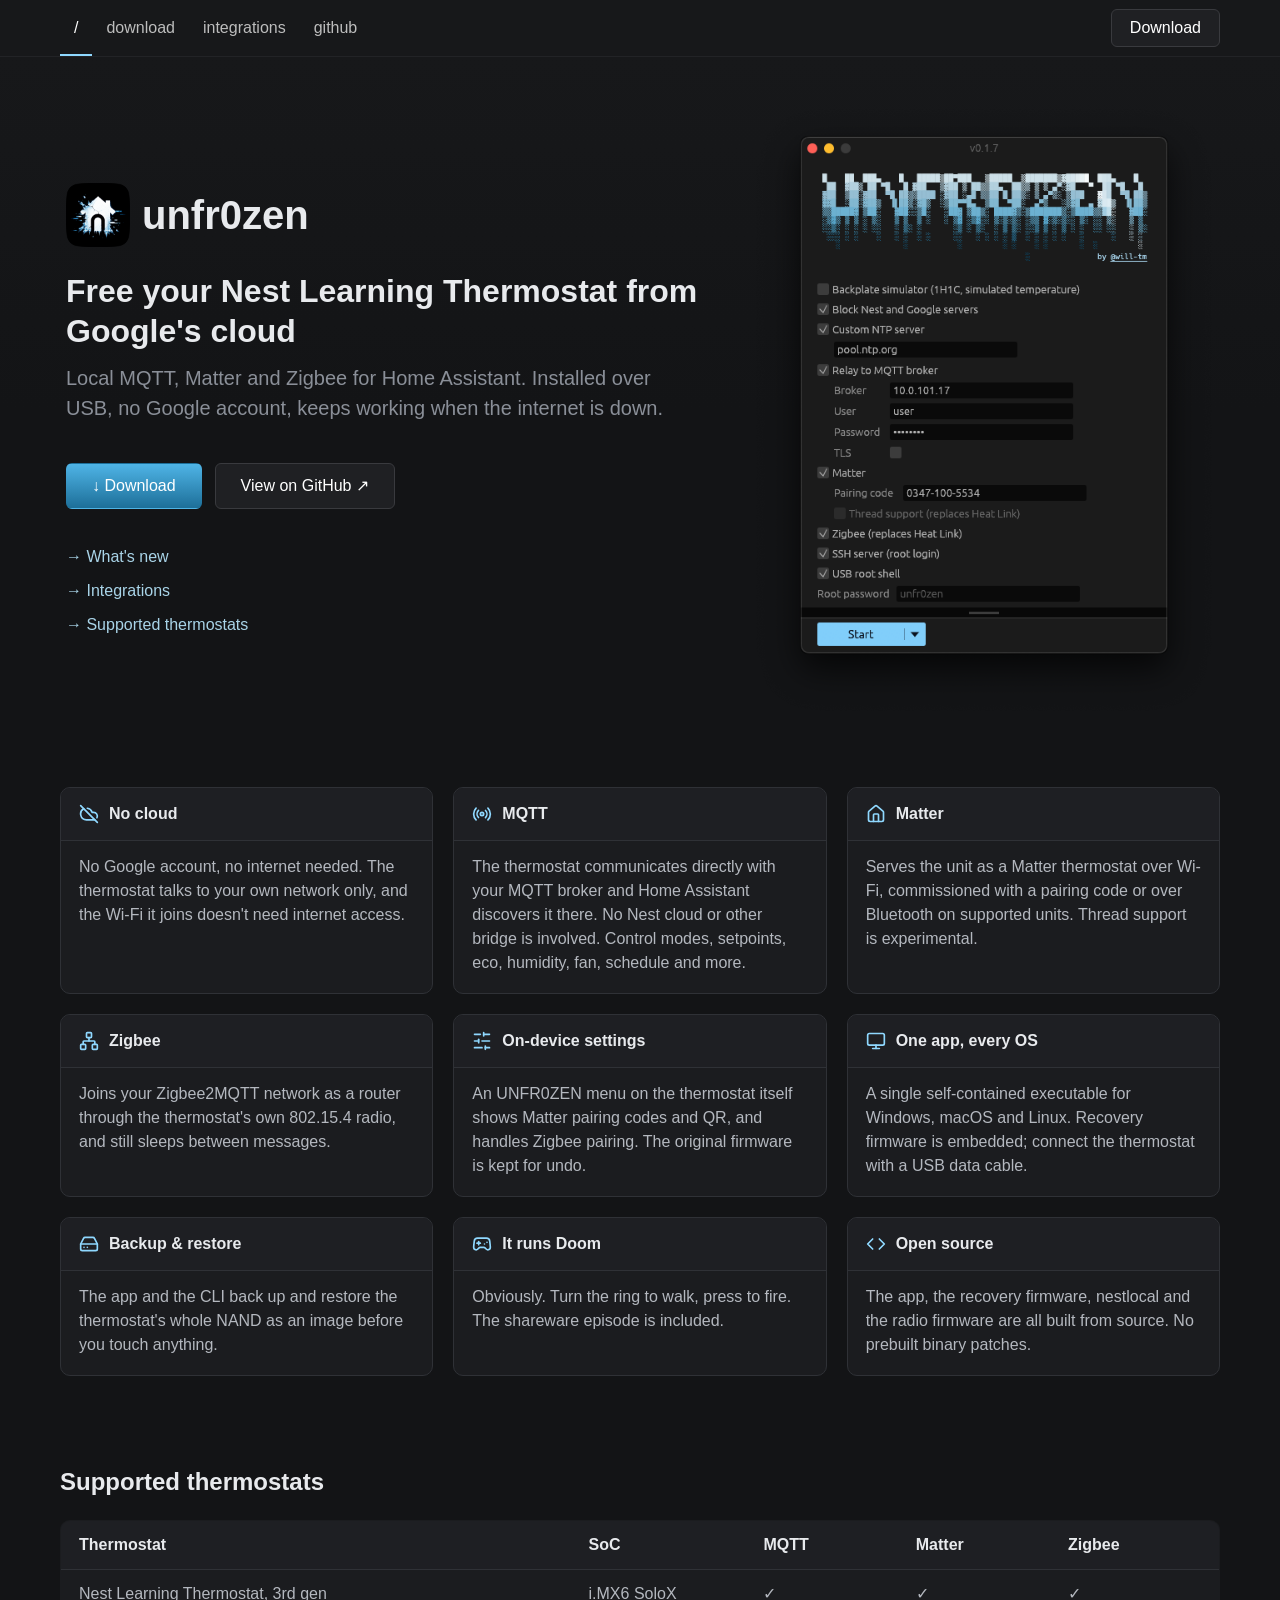
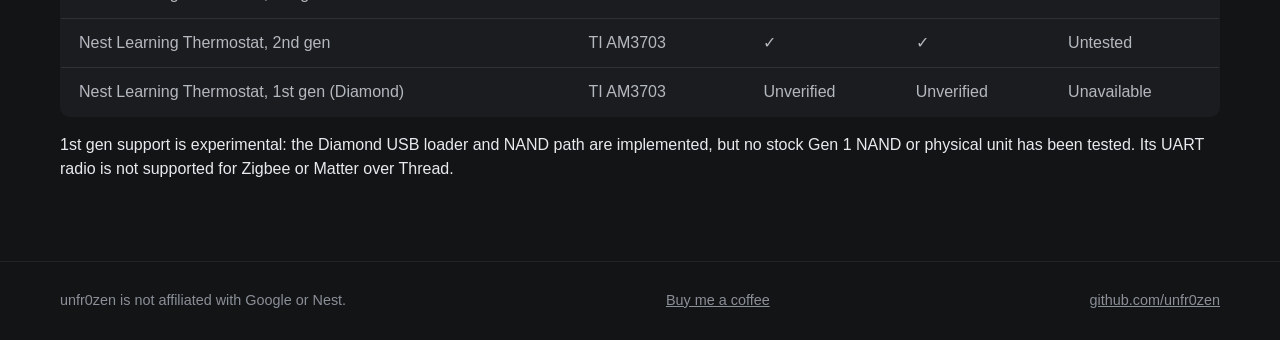
<file: index.html>
<!doctype html>
<html lang="en">
<head>
    <meta charset="utf-8">
    <meta name="viewport" content="width=device-width, initial-scale=1">
    <title>unfr0zen</title>
    <meta name="description" content="Free your Nest Learning Thermostat from Google's cloud. Local MQTT, Matter and Zigbee for Home Assistant, installed over USB.">
    <meta property="og:title" content="unfr0zen">
    <meta property="og:description" content="Free your Nest Learning Thermostat from Google's cloud.">
    <meta property="og:image" content="https://unfr0zen.com/assets/logo.png">
    <link rel="icon" href="/assets/logo.png">
    <link rel="preconnect" href="https://rsms.me">
    <link rel="stylesheet" href="https://rsms.me/inter/inter.css">
    <link rel="stylesheet" href="/style.css">
</head>
<body>
<header>
    <div class="wrap">
        <nav>
            <a href="/" class="active">/</a>
            <a href="/download/">download</a>
            <a href="/integrations/">integrations</a>
            <a href="https://github.com/unfr0zen" target="_blank" rel="noopener">github</a>
        </nav>
        <a href="/download/" class="btn btn-dark btn-small">Download</a>
    </div>
</header>

<main>
    <div class="hero">
        <div class="wrap">
            <div class="hero-text">
                <div class="hero-title">
                    <img src="/assets/logo.png" alt="">
                    <h1>unfr0zen</h1>
                </div>
                <h2>Free your Nest Learning Thermostat from Google's cloud</h2>
                <p>Local MQTT, Matter and Zigbee for Home Assistant. Installed over USB, no Google account, keeps working when the internet is down.</p>
                <div class="buttons">
                    <a href="/download/" class="btn btn-ice">↓ Download</a>
                    <a href="https://github.com/unfr0zen" class="btn btn-dark" target="_blank" rel="noopener">View on GitHub ↗</a>
                </div>
                <div class="quicklinks">
                    <a class="link" href="https://github.com/unfr0zen/unfr0zen/releases" target="_blank" rel="noopener">→ What's new</a>
                    <a class="link" href="/integrations/">→ Integrations</a>
                    <a class="link" href="#devices">→ Supported thermostats</a>
                </div>
            </div>
            <img class="screenshot" src="/assets/app.png" width="552" height="732" alt="The unfr0zen app on macOS">
        </div>
    </div>

    <section>
        <div class="wrap">
            <div class="grid">
                <div class="card">
                    <h3><svg viewBox="0 0 24 24" aria-hidden="true"><path d="m2 2 20 20"/><path d="M5.782 5.782A7 7 0 0 0 9 19h8.5a4.5 4.5 0 0 0 1.307-.193"/><path d="M21.532 16.5A4.5 4.5 0 0 0 17.5 10h-1.79A7.008 7.008 0 0 0 10 5.07"/></svg>No cloud</h3>
                    <p>No Google account, no internet needed. The thermostat talks to your own network only, and the Wi-Fi it joins doesn't need internet access.</p>
                </div>
                <div class="card">
                    <h3><svg viewBox="0 0 24 24" aria-hidden="true"><path d="M4.9 19.1C1 15.2 1 8.8 4.9 4.9"/><path d="M7.8 16.2c-2.3-2.3-2.3-6.1 0-8.5"/><circle cx="12" cy="12" r="2"/><path d="M16.2 7.8c2.3 2.3 2.3 6.1 0 8.5"/><path d="M19.1 4.9C23 8.8 23 15.1 19.1 19"/></svg>MQTT</h3>
                    <p>The thermostat communicates directly with your MQTT broker and Home Assistant discovers it there. No Nest cloud or other bridge is involved. Control modes, setpoints, eco, humidity, fan, schedule and more.</p>
                </div>
                <div class="card">
                    <h3><svg viewBox="0 0 24 24" aria-hidden="true"><path d="M15 21v-8a1 1 0 0 0-1-1h-4a1 1 0 0 0-1 1v8"/><path d="M3 10a2 2 0 0 1 .709-1.528l7-5.999a2 2 0 0 1 2.582 0l7 5.999A2 2 0 0 1 21 10v9a2 2 0 0 1-2 2H5a2 2 0 0 1-2-2z"/></svg>Matter</h3>
                    <p>Serves the unit as a Matter thermostat over Wi-Fi, commissioned with a pairing code or over Bluetooth on supported units. Thread support is experimental.</p>
                </div>
                <div class="card">
                    <h3><svg viewBox="0 0 24 24" aria-hidden="true"><rect x="16" y="16" width="6" height="6" rx="1"/><rect x="2" y="16" width="6" height="6" rx="1"/><rect x="9" y="2" width="6" height="6" rx="1"/><path d="M5 16v-3a1 1 0 0 1 1-1h12a1 1 0 0 1 1 1v3"/><path d="M12 12V8"/></svg>Zigbee</h3>
                    <p>Joins your Zigbee2MQTT network as a router through the thermostat's own 802.15.4 radio, and still sleeps between messages.</p>
                </div>
                <div class="card">
                    <h3><svg viewBox="0 0 24 24" aria-hidden="true"><line x1="21" x2="14" y1="4" y2="4"/><line x1="10" x2="3" y1="4" y2="4"/><line x1="21" x2="12" y1="12" y2="12"/><line x1="8" x2="3" y1="12" y2="12"/><line x1="21" x2="16" y1="20" y2="20"/><line x1="12" x2="3" y1="20" y2="20"/><line x1="14" x2="14" y1="2" y2="6"/><line x1="8" x2="8" y1="10" y2="14"/><line x1="16" x2="16" y1="18" y2="22"/></svg>On-device settings</h3>
                    <p>An UNFR0ZEN menu on the thermostat itself shows Matter pairing codes and QR, and handles Zigbee pairing. The original firmware is kept for undo.</p>
                </div>
                <div class="card">
                    <h3><svg viewBox="0 0 24 24" aria-hidden="true"><rect width="20" height="14" x="2" y="3" rx="2"/><line x1="8" x2="16" y1="21" y2="21"/><line x1="12" x2="12" y1="17" y2="21"/></svg>One app, every OS</h3>
                    <p>A single self-contained executable for Windows, macOS and Linux. Recovery firmware is embedded; connect the thermostat with a USB data cable.</p>
                </div>
                <div class="card">
                    <h3><svg viewBox="0 0 24 24" aria-hidden="true"><line x1="22" x2="2" y1="12" y2="12"/><path d="M5.45 5.11 2 12v6a2 2 0 0 0 2 2h16a2 2 0 0 0 2-2v-6l-3.45-6.89A2 2 0 0 0 16.76 4H7.24a2 2 0 0 0-1.79 1.11z"/><line x1="6" x2="6.01" y1="16" y2="16"/><line x1="10" x2="10.01" y1="16" y2="16"/></svg>Backup &amp; restore</h3>
                    <p>The app and the CLI back up and restore the thermostat's whole NAND as an image before you touch anything.</p>
                </div>
                <div class="card">
                    <h3><svg viewBox="0 0 24 24" aria-hidden="true"><line x1="6" x2="10" y1="11" y2="11"/><line x1="8" x2="8" y1="9" y2="13"/><line x1="15" x2="15.01" y1="12" y2="12"/><line x1="18" x2="18.01" y1="10" y2="10"/><path d="M17.32 5H6.68a4 4 0 0 0-3.978 3.59c-.006.052-.01.101-.017.152C2.604 9.416 2 14.456 2 16a3 3 0 0 0 3 3c1 0 1.5-.5 2-1l1.414-1.414A2 2 0 0 1 9.828 16h4.344a2 2 0 0 1 1.414.586L17 18c.5.5 1 1 2 1a3 3 0 0 0 3-3c0-1.545-.604-6.584-.685-7.258-.007-.05-.011-.1-.017-.151A4 4 0 0 0 17.32 5z"/></svg>It runs Doom</h3>
                    <p>Obviously. Turn the ring to walk, press to fire. The shareware episode is included.</p>
                </div>
                <div class="card">
                    <h3><svg viewBox="0 0 24 24" aria-hidden="true"><polyline points="16 18 22 12 16 6"/><polyline points="8 6 2 12 8 18"/></svg>Open source</h3>
                    <p>The app, the recovery firmware, nestlocal and the radio firmware are all built from source. No prebuilt binary patches.</p>
                </div>
            </div>
        </div>
    </section>

    <section id="devices">
        <div class="wrap">
            <h2>Supported thermostats</h2>
            <div class="table-scroll">
                <table>
                    <thead>
                        <tr><th>Thermostat</th><th>SoC</th><th>MQTT</th><th>Matter</th><th>Zigbee</th></tr>
                    </thead>
                    <tbody>
                        <tr><td>Nest Learning Thermostat, 3rd gen</td><td>i.MX6 SoloX</td><td>✓</td><td>✓</td><td>✓</td></tr>
                        <tr><td>Nest Learning Thermostat, 2nd gen</td><td>TI AM3703</td><td>✓</td><td>✓</td><td>Untested</td></tr>
                        <tr><td>Nest Learning Thermostat, 1st gen (Diamond)</td><td>TI AM3703</td><td>Unverified</td><td>Unverified</td><td>Unavailable</td></tr>
                    </tbody>
                </table>
            </div>
            <p>1st gen support is experimental: the Diamond USB loader and NAND path are implemented, but no stock Gen 1 NAND or physical unit has been tested. Its UART radio is not supported for Zigbee or Matter over Thread.</p>
        </div>
    </section>
</main>

<footer>
    <div class="wrap">
        <span>unfr0zen is not affiliated with Google or Nest.</span>
        <a href="https://ko-fi.com/willtm" target="_blank" rel="noopener">Buy me a coffee</a>
        <a href="https://github.com/unfr0zen" target="_blank" rel="noopener">github.com/unfr0zen</a>
    </div>
</footer>
</body>
</html>
</file>
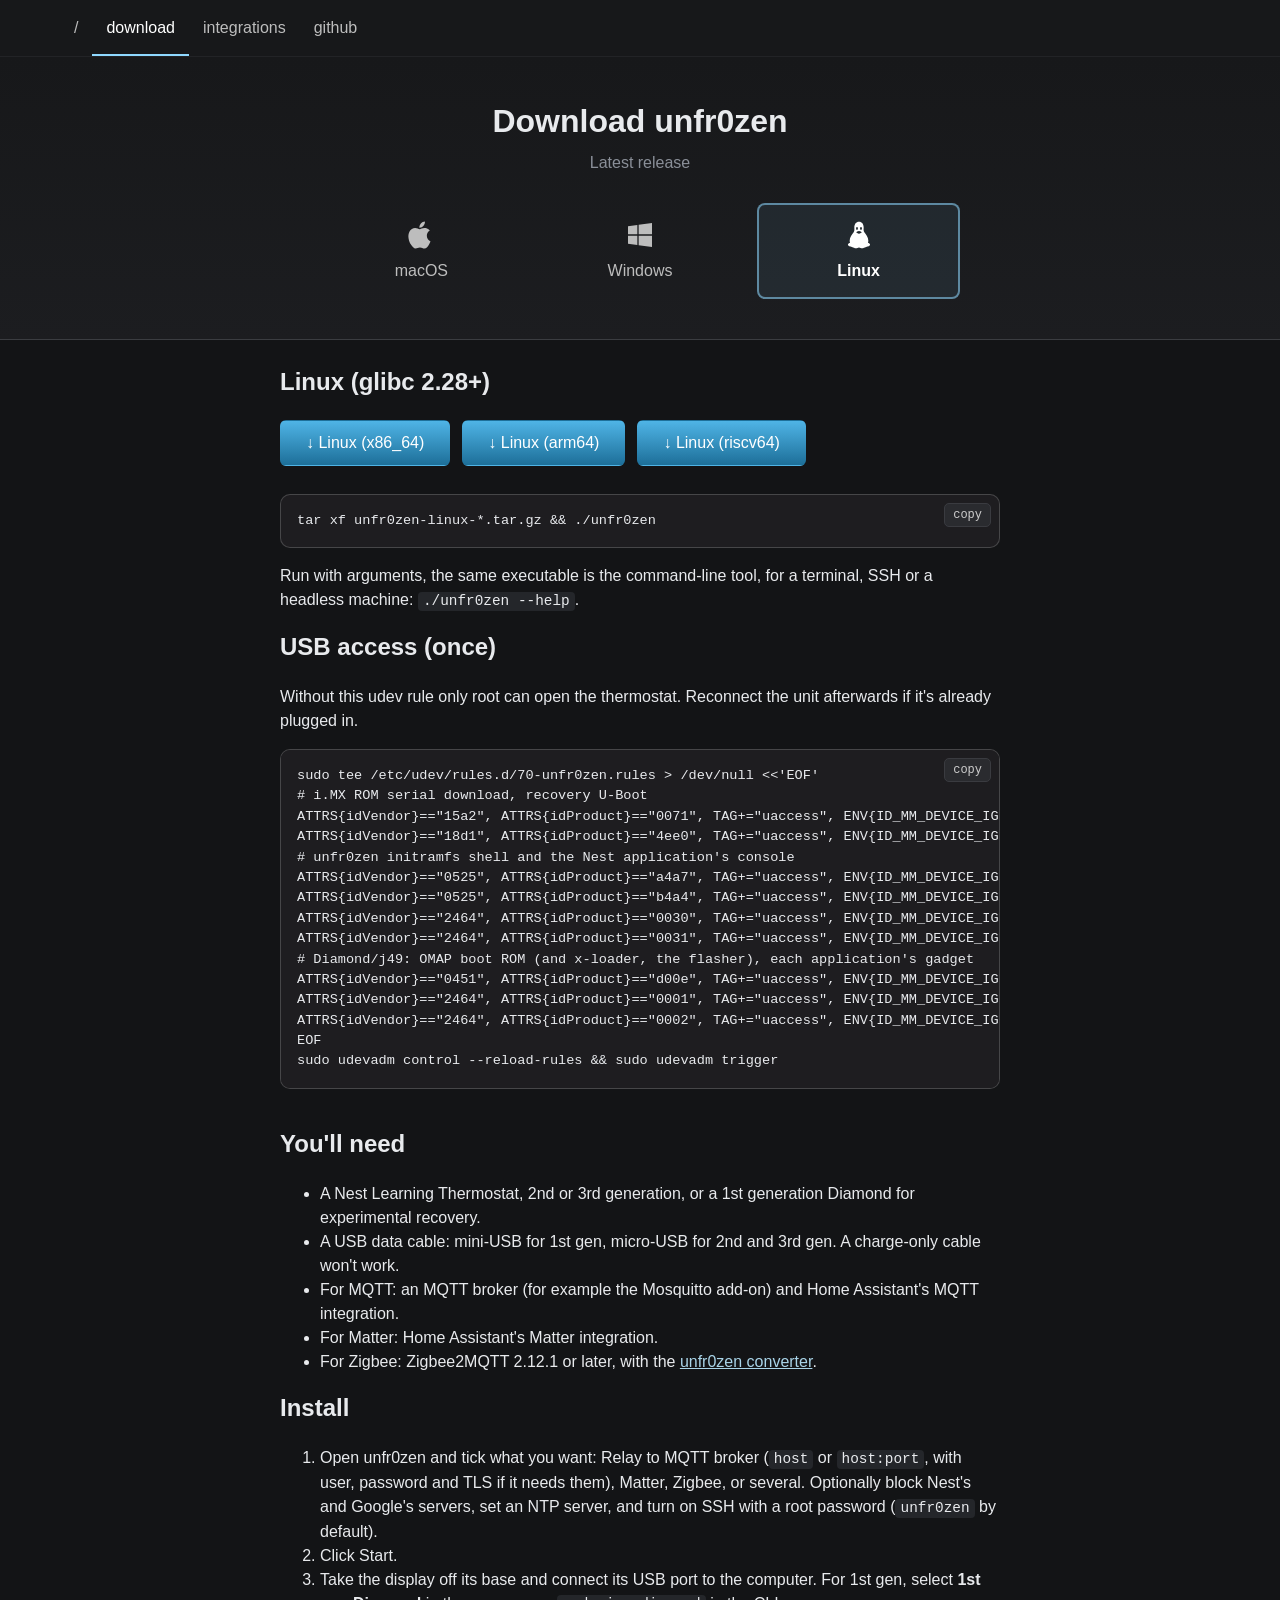
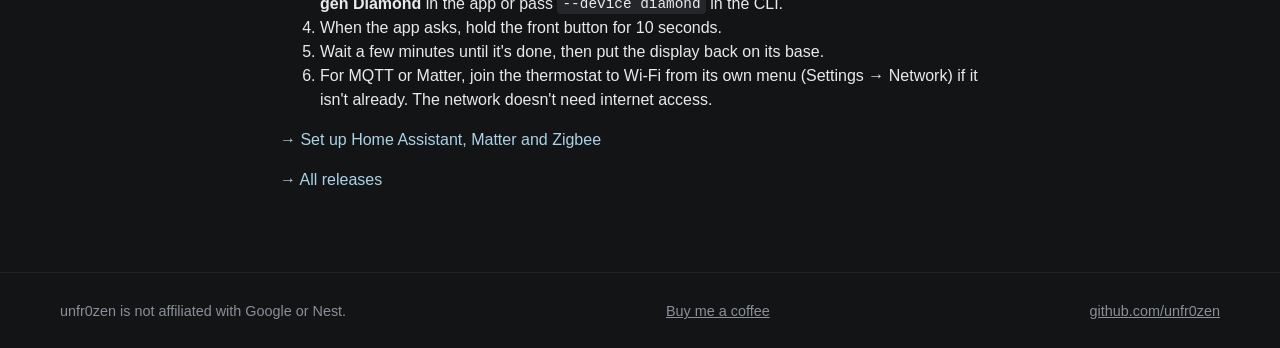
<file: download/index.html>
<!doctype html>
<html lang="en">
<head>
    <meta charset="utf-8">
    <meta name="viewport" content="width=device-width, initial-scale=1">
    <title>Download · unfr0zen</title>
    <meta name="description" content="Download unfr0zen for Windows, macOS and Linux.">
    <link rel="icon" href="/assets/logo.png">
    <link rel="preconnect" href="https://rsms.me">
    <link rel="stylesheet" href="https://rsms.me/inter/inter.css">
    <link rel="stylesheet" href="/style.css">
</head>
<body>
<header>
    <div class="wrap">
        <nav>
            <a href="/">/</a>
            <a href="/download/" class="active">download</a>
            <a href="/integrations/">integrations</a>
            <a href="https://github.com/unfr0zen" target="_blank" rel="noopener">github</a>
        </nav>
    </div>
</header>

<main>
    <div class="os-picker">
        <div class="wrap">
            <h1>Download unfr0zen</h1>
            <p class="version" id="version">Latest release</p>
            <div class="tabs" role="tablist">
                <button class="tab" role="tab" data-os="macos">
                    <svg viewBox="0 0 24 24"><path d="M16.4 12.6c0-2.6 2.1-3.8 2.2-3.9-1.2-1.8-3.1-2-3.7-2-1.6-.2-3.1.9-3.9.9-.8 0-2-.9-3.4-.9-1.7 0-3.3 1-4.2 2.6-1.8 3.1-.5 7.7 1.3 10.2.9 1.2 1.9 2.6 3.2 2.6 1.3-.1 1.8-.8 3.3-.8 1.6 0 2 .8 3.4.8 1.4 0 2.3-1.3 3.1-2.5 1-1.4 1.4-2.8 1.4-2.9-.1 0-2.7-1-2.7-4.1zM13.9 5c.7-.9 1.2-2 1-3.2-1 0-2.3.7-3 1.6-.7.8-1.2 2-1.1 3.1 1.2.1 2.3-.6 3.1-1.5z"/></svg>
                    macOS
                </button>
                <button class="tab" role="tab" data-os="windows">
                    <svg viewBox="0 0 24 24"><path d="M3 5.5 10 4.5v7H3zM11 4.4 21 3v8.5H11zM3 12.5h7v7l-7-1zM11 12.5h10V21l-10-1.4z"/></svg>
                    Windows
                </button>
                <button class="tab" role="tab" data-os="linux">
                    <svg viewBox="0 0 24 24"><path d="M12 2c-2.2 0-3.5 1.8-3.5 4.3 0 1.3.3 2.3-.5 3.6C6.8 11.7 5 13.6 5 16.3c0 .6.1 1.1.3 1.6-.7.3-1.6.6-1.6 1.4 0 1 1.6 1.2 3 1.7 1.2.4 2 1 3 1 .9 0 1.4-.6 2.3-.6s1.4.6 2.3.6c1 0 1.8-.6 3-1 1.4-.5 3-.7 3-1.7 0-.8-.9-1.1-1.6-1.4.2-.5.3-1 .3-1.6 0-2.7-1.8-4.6-3-6.4-.8-1.3-.5-2.3-.5-3.6C15.5 3.8 14.2 2 12 2zm-1.5 4c.4 0 .7.5.7 1.1s-.3 1.1-.7 1.1-.7-.5-.7-1.1.3-1.1.7-1.1zm3 0c.4 0 .7.5.7 1.1s-.3 1.1-.7 1.1-.7-.5-.7-1.1.3-1.1.7-1.1zM12 9c.9 0 2 .6 2 1s-1.1 1-2 1-2-.6-2-1 1.1-1 2-1z"/></svg>
                    Linux
                </button>
            </div>
        </div>
    </div>

    <section class="panel" id="panel-macos">
        <div class="wrap">
            <h2>macOS 13 or later</h2>
            <p>The universal app runs on Intel and Apple Silicon; the single-architecture ones are half the size.</p>
            <div class="files" data-files="macos-universal macos-arm64 macos-x86_64"></div>
            <ol>
                <li>Unzip and open <code>unfr0zen.app</code>.</li>
                <li>It isn't notarized, so macOS blocks the first launch. Allow it under System Settings → Privacy &amp; Security, or run:</li>
            </ol>
            <pre><code>xattr -dr com.apple.quarantine unfr0zen.app</code></pre>
            <p>The command-line tool is the app's own executable, run with arguments:</p>
            <pre><code>unfr0zen.app/Contents/MacOS/unfr0zen --help</code></pre>
        </div>
    </section>

    <section class="panel" id="panel-windows">
        <div class="wrap">
            <h2>Windows 10 or later</h2>
            <div class="files" data-files="windows-x86_64 windows-arm64"></div>
            <ol>
                <li>Unzip and run <code>unfr0zen.exe</code>.</li>
                <li>It isn't signed, so SmartScreen may warn you: More info, then Run anyway.</li>
            </ol>
            <div class="note">1st and 2nd gen thermostats: the boot ROM (<code>0451:d00e</code>) needs the WinUSB driver, bound once with <a href="https://zadig.akeo.ie" target="_blank" rel="noopener">Zadig</a>.</div>
        </div>
    </section>

    <section class="panel" id="panel-linux">
        <div class="wrap">
            <h2>Linux (glibc 2.28+)</h2>
            <div class="files" data-files="linux-x86_64 linux-arm64 linux-riscv64"></div>
            <pre><code>tar xf unfr0zen-linux-*.tar.gz && ./unfr0zen</code></pre>
            <p>Run with arguments, the same executable is the command-line tool, for a terminal, SSH or a headless machine: <code>./unfr0zen --help</code>.</p>
            <h2>USB access (once)</h2>
            <p>Without this udev rule only root can open the thermostat. Reconnect the unit afterwards if it's already plugged in.</p>
            <pre><code>sudo tee /etc/udev/rules.d/70-unfr0zen.rules > /dev/null &lt;&lt;'EOF'
# i.MX ROM serial download, recovery U-Boot
ATTRS{idVendor}=="15a2", ATTRS{idProduct}=="0071", TAG+="uaccess", ENV{ID_MM_DEVICE_IGNORE}="1"
ATTRS{idVendor}=="18d1", ATTRS{idProduct}=="4ee0", TAG+="uaccess", ENV{ID_MM_DEVICE_IGNORE}="1"
# unfr0zen initramfs shell and the Nest application's console
ATTRS{idVendor}=="0525", ATTRS{idProduct}=="a4a7", TAG+="uaccess", ENV{ID_MM_DEVICE_IGNORE}="1"
ATTRS{idVendor}=="0525", ATTRS{idProduct}=="b4a4", TAG+="uaccess", ENV{ID_MM_DEVICE_IGNORE}="1"
ATTRS{idVendor}=="2464", ATTRS{idProduct}=="0030", TAG+="uaccess", ENV{ID_MM_DEVICE_IGNORE}="1"
ATTRS{idVendor}=="2464", ATTRS{idProduct}=="0031", TAG+="uaccess", ENV{ID_MM_DEVICE_IGNORE}="1"
# Diamond/j49: OMAP boot ROM (and x-loader, the flasher), each application's gadget
ATTRS{idVendor}=="0451", ATTRS{idProduct}=="d00e", TAG+="uaccess", ENV{ID_MM_DEVICE_IGNORE}="1"
ATTRS{idVendor}=="2464", ATTRS{idProduct}=="0001", TAG+="uaccess", ENV{ID_MM_DEVICE_IGNORE}="1"
ATTRS{idVendor}=="2464", ATTRS{idProduct}=="0002", TAG+="uaccess", ENV{ID_MM_DEVICE_IGNORE}="1"
EOF
sudo udevadm control --reload-rules && sudo udevadm trigger</code></pre>
        </div>
    </section>

    <section>
        <div class="wrap" style="max-width: 760px;">
            <h2>You'll need</h2>
            <ul>
                <li>A Nest Learning Thermostat, 2nd or 3rd generation, or a 1st generation Diamond for experimental recovery.</li>
                <li>A USB data cable: mini-USB for 1st gen, micro-USB for 2nd and 3rd gen. A charge-only cable won't work.</li>
                <li>For MQTT: an MQTT broker (for example the Mosquitto add-on) and Home Assistant's MQTT integration.</li>
                <li>For Matter: Home Assistant's Matter integration.</li>
                <li>For Zigbee: Zigbee2MQTT 2.12.1 or later, with the <a href="https://github.com/unfr0zen/unfr0zen/tree/main/integrations/zigbee2mqtt" target="_blank" rel="noopener">unfr0zen converter</a>.</li>
            </ul>
            <h2>Install</h2>
            <ol>
                <li>Open unfr0zen and tick what you want: Relay to MQTT broker (<code>host</code> or <code>host:port</code>, with user, password and TLS if it needs them), Matter, Zigbee, or several. Optionally block Nest's and Google's servers, set an NTP server, and turn on SSH with a root password (<code>unfr0zen</code> by default).</li>
                <li>Click Start.</li>
                <li>Take the display off its base and connect its USB port to the computer. For 1st gen, select <b>1st gen Diamond</b> in the app or pass <code>--device diamond</code> in the CLI.</li>
                <li>When the app asks, hold the front button for 10 seconds.</li>
                <li>Wait a few minutes until it's done, then put the display back on its base.</li>
                <li>For MQTT or Matter, join the thermostat to Wi-Fi from its own menu (Settings → Network) if it isn't already. The network doesn't need internet access.</li>
            </ol>
            <p><a class="link" href="/integrations/">→ Set up Home Assistant, Matter and Zigbee</a></p>
            <p><a class="link" href="https://github.com/unfr0zen/unfr0zen/releases" target="_blank" rel="noopener">→ All releases</a></p>
        </div>
    </section>
</main>

<footer>
    <div class="wrap">
        <span>unfr0zen is not affiliated with Google or Nest.</span>
        <a href="https://ko-fi.com/willtm" target="_blank" rel="noopener">Buy me a coffee</a>
        <a href="https://github.com/unfr0zen" target="_blank" rel="noopener">github.com/unfr0zen</a>
    </div>
</footer>
<script src="/download.js"></script>
</body>
</html>
</file>
<file: style.css>
:root {
    --bg: #131416;
    --bg-raised: #1b1c1f;
    --bg-header: #17181a;
    --border: #2f3136;
    --text: #e8eaed;
    --muted: #8a8f98;
    --ice: #8fd8ff;
    --ice-dim: #a9d4e8;
    --ice-grad: linear-gradient(180deg, #4fb4e6, #1d6f99);
    --ice-grad-hover: linear-gradient(180deg, #3f98c4, #155674);
    --mono: ui-monospace, SFMono-Regular, Menlo, Consolas, monospace;
}

* { box-sizing: border-box; }

html { color-scheme: dark; }

body {
    margin: 0;
    background: var(--bg);
    color: var(--text);
    font-family: InterVariable, Inter, -apple-system, BlinkMacSystemFont, "Segoe UI", sans-serif;
    /* Slashed zero, so the 0 in unfr0zen doesn't read as an O. */
    font-feature-settings: "zero";
    line-height: 1.5;
    -webkit-font-smoothing: antialiased;
}

a { color: var(--ice-dim); }

code {
    font-family: var(--mono);
    font-size: 0.9em;
    background: #24262a;
    padding: 0.1em 0.35em;
    border-radius: 4px;
}

.wrap {
    max-width: 1200px;
    margin: 0 auto;
    padding: 0 20px;
}

/* Header */

header {
    background: var(--bg-header);
    border-bottom: 1px solid #222326;
}

header .wrap {
    display: flex;
    align-items: center;
    justify-content: space-between;
    min-height: 56px;
    gap: 16px;
}

nav {
    display: flex;
    flex-wrap: wrap;
}

nav a {
    padding: 16px 14px 14px;
    color: #bdbdbd;
    text-decoration: none;
    border-bottom: 2px solid transparent;
}

nav a:hover { color: #fff; }

nav a.active {
    color: #fff;
    font-weight: 500;
    border-bottom-color: var(--ice);
}

/* Buttons */

.btn {
    display: inline-block;
    padding: 10px 25px;
    font-size: 1rem;
    color: #fff;
    border-radius: 6px;
    text-decoration: none;
    border: 1px solid transparent;
    transition: background 0.2s;
}

.btn-ice { background: var(--ice-grad); }
.btn-ice:hover { background: var(--ice-grad-hover); }

.btn-dark {
    background: #1f2023;
    border-color: #393a3e;
}
.btn-dark:hover { background: #26272b; }

.btn-small {
    padding: 6px 18px;
    font-weight: 500;
}

.link {
    color: var(--ice-dim);
    text-decoration: none;
}
.link:hover { text-decoration: underline; }

/* Hero */

.hero {
    background: linear-gradient(to top, var(--bg), rgba(0, 0, 0, 0), var(--bg-header));
    min-height: max(60vh, 560px);
    display: flex;
    align-items: center;
    padding: 48px 0;
}

.hero .wrap {
    display: flex;
    align-items: center;
    gap: 48px;
}

.hero-text { flex: 1; }

.hero-title {
    display: flex;
    align-items: center;
    gap: 12px;
}

.hero-title img {
    width: 64px;
    height: 64px;
    border-radius: 14px;
}

.hero-title h1 {
    margin: 0;
    font-size: 40px;
    font-weight: 600;
}

.hero h2 {
    font-size: 2rem;
    font-weight: 600;
    line-height: 1.25;
    margin: 24px 0 0;
    max-width: 640px;
}

.hero p {
    font-size: 20px;
    font-weight: 300;
    color: var(--muted);
    margin: 12px 0 0;
    max-width: 600px;
}

.buttons {
    display: flex;
    flex-wrap: wrap;
    gap: 13px;
    margin-top: 40px;
}

.quicklinks {
    display: flex;
    flex-direction: column;
    gap: 10px;
    margin-top: 36px;
}

/* App screenshot, a transparent PNG with the macOS window shadow */

.screenshot {
    flex: none;
    width: 460px;
    height: auto;
}

@media (max-width: 900px) {
    .screenshot { display: none; }
    .hero { min-height: 0; }
    .hero h2 { font-size: 1.6rem; }
}

/* Sections */

section { padding: 24px 0 64px; }

section > .wrap > h2 {
    font-size: 1.5rem;
    font-weight: 600;
    margin: 0 0 20px;
}

.grid {
    display: grid;
    grid-template-columns: repeat(auto-fill, minmax(320px, 1fr));
    gap: 20px;
}

.card {
    background: var(--bg-raised);
    border: 1px solid var(--border);
    border-radius: 10px;
    overflow: hidden;
}

.card h3 {
    display: flex;
    align-items: center;
    gap: 10px;
    margin: 0;
    padding: 14px 18px;
    font-size: 1rem;
    font-weight: 600;
    border-bottom: 1px solid var(--border);
    background: #1e1f23;
}

/* Line icons from Lucide (ISC license). */
.card h3 svg,
.doc h2 svg {
    flex: none;
    width: 20px;
    height: 20px;
    fill: none;
    stroke: var(--ice);
    stroke-width: 2;
    stroke-linecap: round;
    stroke-linejoin: round;
}

.card p {
    margin: 0;
    padding: 14px 18px 18px;
    color: #b4b8bf;
}

table {
    width: 100%;
    border-collapse: collapse;
    background: var(--bg-raised);
    border: 1px solid var(--border);
    border-radius: 10px;
    overflow: hidden;
}

th, td {
    text-align: left;
    padding: 12px 18px;
    border-bottom: 1px solid var(--border);
}

th {
    background: #1e1f23;
    font-weight: 600;
}

td { color: #b4b8bf; }

tr:last-child td { border-bottom: none; }

.table-scroll { overflow-x: auto; }

/* Download page */

.os-picker {
    background: linear-gradient(0deg, #1c1d20, var(--bg-header));
    border-bottom: 1px solid #3b3d41;
    padding: 40px 0;
}

.os-picker h1 {
    text-align: center;
    margin: 0 0 6px;
    font-weight: 600;
}

.os-picker .version {
    text-align: center;
    color: var(--muted);
    margin: 0 0 28px;
}

.tabs {
    display: grid;
    grid-template-columns: repeat(3, 1fr);
    gap: 16px;
    max-width: 640px;
    margin: 0 auto;
}

.tab {
    font: inherit;
    color: #bdbdbd;
    background: transparent;
    border: 2px solid transparent;
    border-radius: 8px;
    height: 96px;
    cursor: pointer;
    display: flex;
    flex-direction: column;
    align-items: center;
    justify-content: center;
    gap: 8px;
}

.tab svg {
    width: 32px;
    height: 32px;
    fill: currentColor;
}

.tab:hover { color: #fff; }

.tab.active {
    color: #fff;
    font-weight: 600;
    border-color: rgba(143, 216, 255, 0.55);
    background: rgba(143, 216, 255, 0.08);
}

.panel { display: none; padding-bottom: 0; }
.panel.active { display: block; }

.panel .wrap { max-width: 760px; }

.files {
    display: flex;
    flex-wrap: wrap;
    gap: 12px;
    margin: 8px 0 28px;
}

.panel h2 {
    font-size: 1.25rem;
    margin: 32px 0 8px;
}

.panel ol, .panel ul { padding-left: 22px; color: #c4c8ce; }
.panel li { margin: 6px 0; }

.note {
    border-radius: 8px;
    padding: 12px 16px;
    margin: 16px 0;
    background: #2e2715;
    color: #d4be99;
}

pre {
    position: relative;
    background: #1e1d20;
    border: 1px solid #d2d2d239;
    border-radius: 10px;
    padding: 16px 56px 16px 16px;
    overflow-x: auto;
    font-family: var(--mono);
    font-size: 0.85rem;
    line-height: 1.5;
}

pre code { background: none; padding: 0; font-size: inherit; }

.copy {
    position: absolute;
    top: 8px;
    right: 8px;
    font: 12px var(--mono);
    color: #ccc;
    background: #2a2b2f;
    border: 1px solid #3a3b40;
    border-radius: 5px;
    padding: 4px 8px;
    cursor: pointer;
}
.copy:hover { color: #fff; }

/* Footer */

footer {
    border-top: 1px solid #222326;
    color: var(--muted);
    font-size: 0.9rem;
    padding: 28px 0;
}

footer .wrap {
    display: flex;
    flex-wrap: wrap;
    justify-content: space-between;
    gap: 12px;
}

footer a { color: var(--muted); }

@media (max-width: 600px) {
    header .btn { display: none; }
    nav a { padding: 16px 10px 14px; }
    .tab { height: 80px; font-size: 0.9rem; }
    .grid { grid-template-columns: 1fr; }
}

/* Documentation pages */

.doc .wrap { max-width: 860px; }

.doc h1 {
    font-size: 2rem;
    font-weight: 600;
    margin: 24px 0 12px;
}

.doc .wrap > h2 {
    display: flex;
    align-items: center;
    gap: 12px;
    font-size: 1.4rem;
    margin: 48px 0 12px;
    scroll-margin-top: 16px;
}

.doc h2 svg { width: 24px; height: 24px; }

.doc p, .doc li { color: #c4c8ce; }
.doc b { color: var(--text); font-weight: 600; }
.doc ol, .doc ul { padding-left: 22px; }
.doc li { margin: 6px 0; }
.doc table { margin: 4px 0 12px; }

.doc .badge { margin: 4px 0 20px; }
.doc .badge img { display: block; height: 40px; }

.toc {
    display: flex;
    flex-wrap: wrap;
    gap: 6px 18px;
    list-style: none;
    padding: 0 !important;
}
</file>
